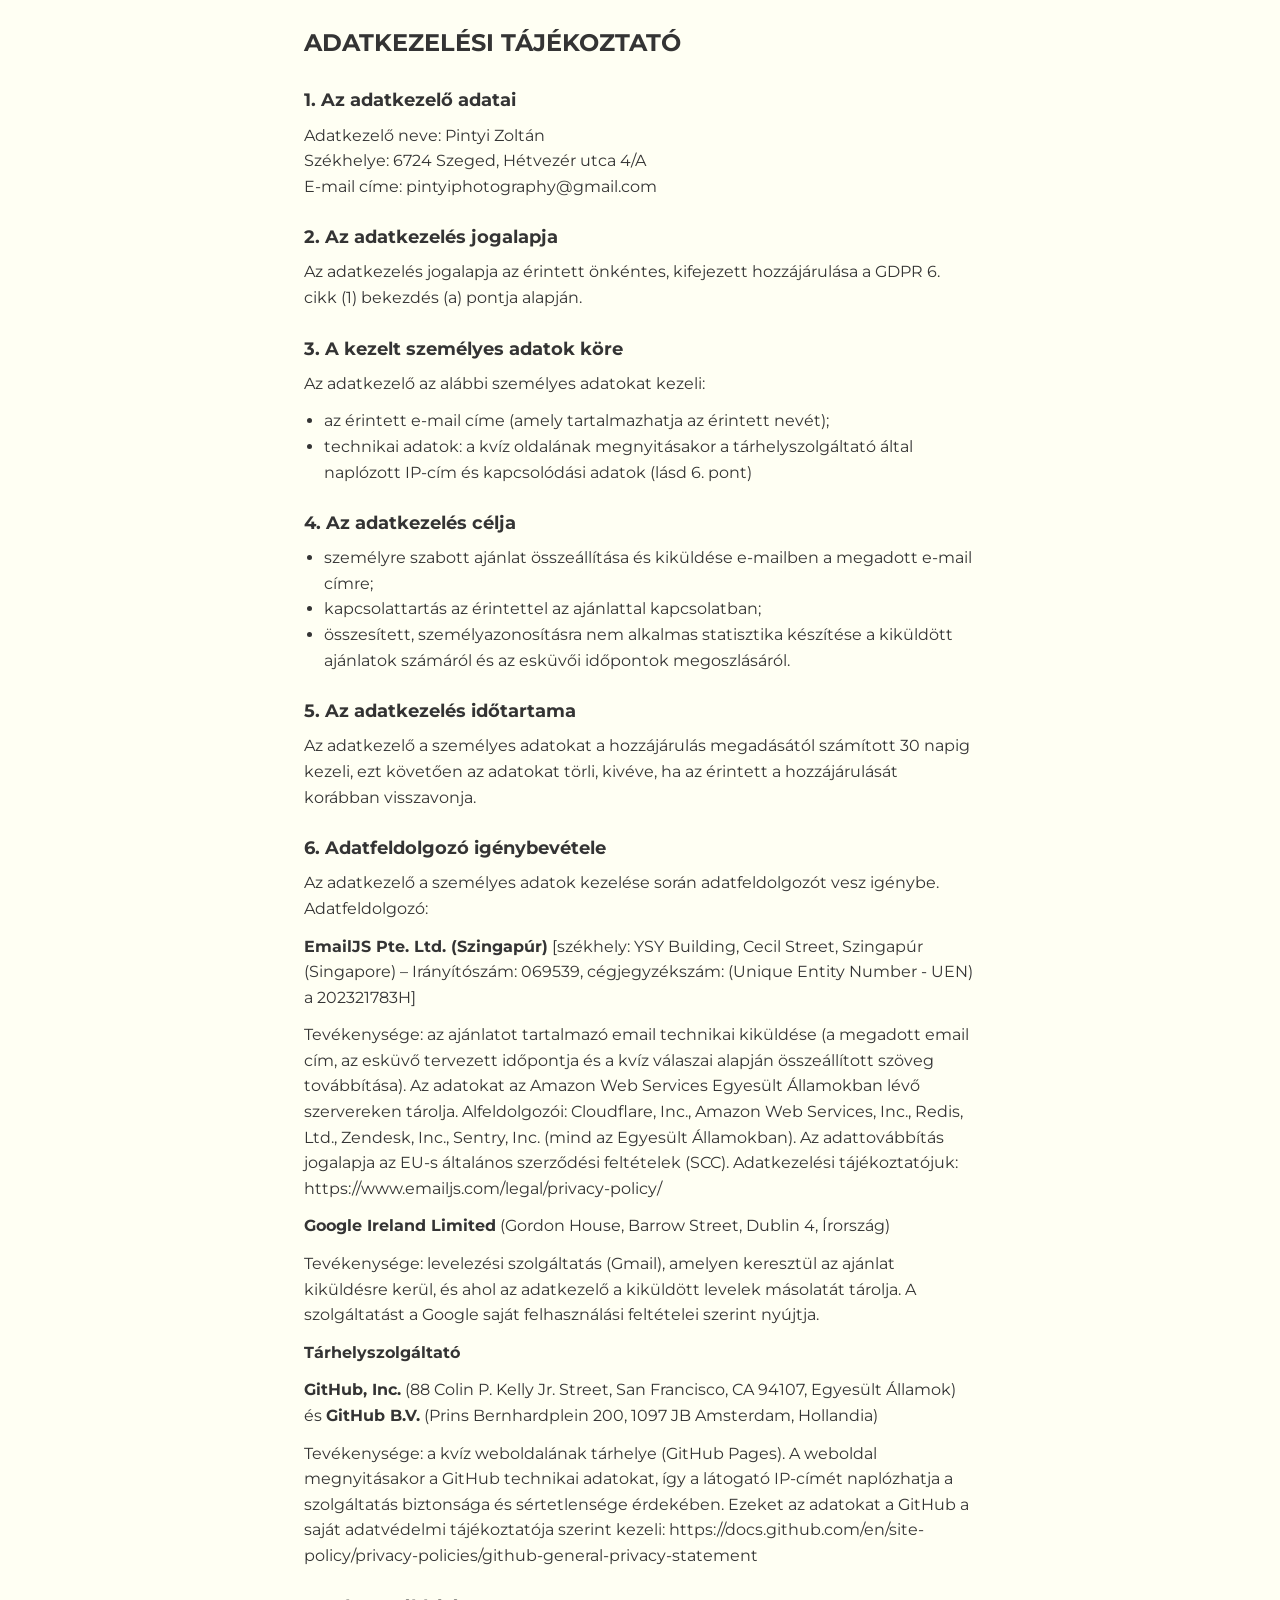
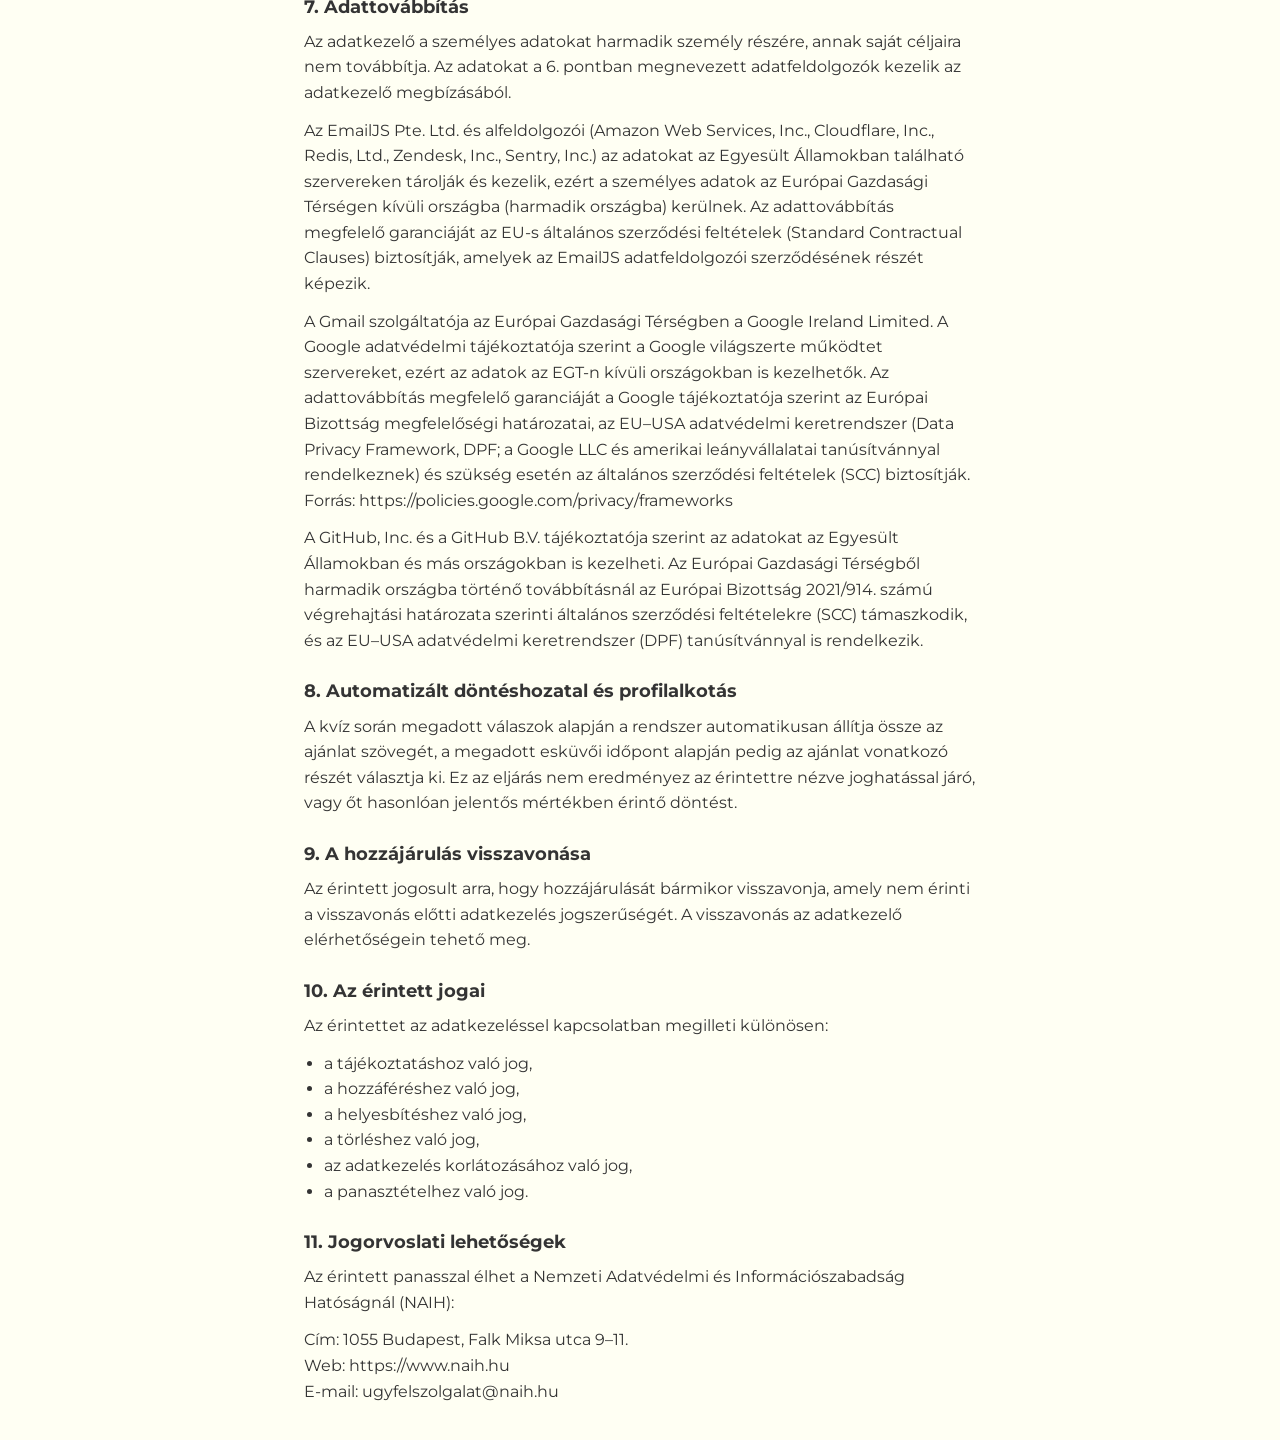
<file: adatkezeles.html>
<!DOCTYPE html>
<html lang="hu">

<head>
    <meta charset="UTF-8">
    <meta name="viewport" content="width=device-width, initial-scale=1.0">
    <meta name="format-detection" content="telephone=no, email=no, address=no">
    <title>Adatkezelési tájékoztató</title>
    <link rel="stylesheet" href="style.css">
</head>

<body class="dokumentum">
    <h1>ADATKEZELÉSI TÁJÉKOZTATÓ</h1>

    <h2>1. Az adatkezelő adatai</h2>
    <p>Adatkezelő neve: Pintyi Zoltán<br>
        Székhelye: 6724 Szeged, Hétvezér utca 4/A<br>
        E-mail címe: pintyiphotography@gmail.com</p>

    <h2>2. Az adatkezelés jogalapja</h2>
    <p>Az adatkezelés jogalapja az érintett önkéntes, kifejezett hozzájárulása a GDPR 6. cikk (1) bekezdés (a) pontja
        alapján.</p>

    <h2>3. A kezelt személyes adatok köre</h2>
    <p>Az adatkezelő az alábbi személyes adatokat kezeli:</p>
    <ul>
        <li>az érintett e-mail címe (amely tartalmazhatja az érintett nevét);</li>
        <li>technikai adatok: a kvíz oldalának megnyitásakor a tárhelyszolgáltató által naplózott IP-cím és kapcsolódási
            adatok (lásd 6. pont)</li>
    </ul>

    <h2>4. Az adatkezelés célja</h2>
    <ul>
        <li>személyre szabott ajánlat összeállítása és kiküldése e-mailben a megadott e-mail címre;</li>
        <li>kapcsolattartás az érintettel az ajánlattal kapcsolatban;</li>
        <li>összesített, személyazonosításra nem alkalmas statisztika készítése a kiküldött ajánlatok számáról és az
            esküvői időpontok megoszlásáról.</li>
    </ul>

    <h2>5. Az adatkezelés időtartama</h2>
    <p>Az adatkezelő a személyes adatokat a hozzájárulás megadásától számított 30 napig kezeli, ezt követően az
        adatokat törli, kivéve, ha az érintett a hozzájárulását korábban visszavonja.</p>

    <h2>6. Adatfeldolgozó igénybevétele</h2>
    <p>Az adatkezelő a személyes adatok kezelése során adatfeldolgozót vesz igénybe. Adatfeldolgozó:</p>

    <p><strong>EmailJS Pte. Ltd. (Szingapúr)</strong> [székhely: YSY Building, Cecil Street, Szingapúr (Singapore) –
        Irányítószám: 069539, cégjegyzékszám: (Unique Entity Number - UEN) a 202321783H]</p>
    <p>Tevékenysége: az ajánlatot tartalmazó email technikai kiküldése (a megadott email cím, az esküvő tervezett
        időpontja és a kvíz válaszai alapján összeállított szöveg továbbítása). Az adatokat az Amazon Web Services
        Egyesült Államokban lévő szervereken tárolja. Alfeldolgozói: Cloudflare, Inc., Amazon Web Services, Inc.,
        Redis, Ltd., Zendesk, Inc., Sentry, Inc. (mind az Egyesült Államokban). Az adattovábbítás jogalapja az EU-s
        általános szerződési feltételek (SCC). Adatkezelési tájékoztatójuk: https://www.emailjs.com/legal/privacy-policy/
    </p>

    <p><strong>Google Ireland Limited</strong> (Gordon House, Barrow Street, Dublin 4, Írország)</p>
    <p>Tevékenysége: levelezési szolgáltatás (Gmail), amelyen keresztül az ajánlat kiküldésre kerül, és ahol az
        adatkezelő a kiküldött levelek másolatát tárolja. A szolgáltatást a Google saját felhasználási feltételei
        szerint nyújtja.</p>

    <p><strong>Tárhelyszolgáltató</strong></p>
    <p><strong>GitHub, Inc.</strong> (88 Colin P. Kelly Jr. Street, San Francisco, CA 94107, Egyesült Államok) és
        <strong>GitHub B.V.</strong> (Prins Bernhardplein 200, 1097 JB Amsterdam, Hollandia)</p>
    <p>Tevékenysége: a kvíz weboldalának tárhelye (GitHub Pages). A weboldal megnyitásakor a GitHub technikai adatokat,
        így a látogató IP-címét naplózhatja a szolgáltatás biztonsága és sértetlensége érdekében. Ezeket az adatokat a
        GitHub a saját adatvédelmi tájékoztatója szerint kezeli:
        https://docs.github.com/en/site-policy/privacy-policies/github-general-privacy-statement</p>

    <h2>7. Adattovábbítás</h2>
    <p>Az adatkezelő a személyes adatokat harmadik személy részére, annak saját céljaira nem továbbítja. Az adatokat a
        6. pontban megnevezett adatfeldolgozók kezelik az adatkezelő megbízásából.</p>
    <p>Az EmailJS Pte. Ltd. és alfeldolgozói (Amazon Web Services, Inc., Cloudflare, Inc., Redis, Ltd., Zendesk, Inc.,
        Sentry, Inc.) az adatokat az Egyesült Államokban található szervereken tárolják és kezelik, ezért a személyes
        adatok az Európai Gazdasági Térségen kívüli országba (harmadik országba) kerülnek. Az adattovábbítás megfelelő
        garanciáját az EU-s általános szerződési feltételek (Standard Contractual Clauses) biztosítják, amelyek az
        EmailJS adatfeldolgozói szerződésének részét képezik.</p>
    <p>A Gmail szolgáltatója az Európai Gazdasági Térségben a Google Ireland Limited. A Google adatvédelmi tájékoztatója
        szerint a Google világszerte működtet szervereket, ezért az adatok az EGT-n kívüli országokban is kezelhetők. Az
        adattovábbítás megfelelő garanciáját a Google tájékoztatója szerint az Európai Bizottság megfelelőségi
        határozatai, az EU–USA adatvédelmi keretrendszer (Data Privacy Framework, DPF; a Google LLC és amerikai
        leányvállalatai tanúsítvánnyal rendelkeznek) és szükség esetén az általános szerződési feltételek (SCC)
        biztosítják. Forrás: https://policies.google.com/privacy/frameworks</p>
    <p>A GitHub, Inc. és a GitHub B.V. tájékoztatója szerint az adatokat az Egyesült Államokban és más országokban is
        kezelheti. Az Európai Gazdasági Térségből harmadik országba történő továbbításnál az Európai Bizottság
        2021/914. számú végrehajtási határozata szerinti általános szerződési feltételekre (SCC) támaszkodik, és az
        EU–USA adatvédelmi keretrendszer (DPF) tanúsítvánnyal is rendelkezik.</p>

    <h2>8. Automatizált döntéshozatal és profilalkotás</h2>
    <p>A kvíz során megadott válaszok alapján a rendszer automatikusan állítja össze az ajánlat szövegét, a megadott
        esküvői időpont alapján pedig az ajánlat vonatkozó részét választja ki. Ez az eljárás nem eredményez az
        érintettre nézve joghatással járó, vagy őt hasonlóan jelentős mértékben érintő döntést.</p>

    <h2>9. A hozzájárulás visszavonása</h2>
    <p>Az érintett jogosult arra, hogy hozzájárulását bármikor visszavonja, amely nem érinti a visszavonás előtti
        adatkezelés jogszerűségét. A visszavonás az adatkezelő elérhetőségein tehető meg.</p>

    <h2>10. Az érintett jogai</h2>
    <p>Az érintettet az adatkezeléssel kapcsolatban megilleti különösen:</p>
    <ul>
        <li>a tájékoztatáshoz való jog,</li>
        <li>a hozzáféréshez való jog,</li>
        <li>a helyesbítéshez való jog,</li>
        <li>a törléshez való jog,</li>
        <li>az adatkezelés korlátozásához való jog,</li>
        <li>a panasztételhez való jog.</li>
    </ul>

    <h2>11. Jogorvoslati lehetőségek</h2>
    <p>Az érintett panasszal élhet a Nemzeti Adatvédelmi és Információszabadság Hatóságnál (NAIH):</p>
    <p>Cím: 1055 Budapest, Falk Miksa utca 9–11.<br>
        Web: https://www.naih.hu<br>
        E-mail: ugyfelszolgalat@naih.hu</p>
</body>

</html>
</file>
<file: style.css>
/*CSS file*/

@font-face {
    font-family: 'Montserrat';
    src: url('fonts/Montserrat-VariableFont_wght.ttf') format('truetype');
    font-weight: 100 900;
    font-style: normal;
    font-display: swap;
}

* {
    box-sizing: border-box;
    margin: 0;
    padding: 0;
}

body {
    background-color: #FFFFF3;
    color: #343434;
    font-family: 'Montserrat', 'Segoe UI', Helvetica, Arial, sans-serif;
}

#keret {
    width: 100%;
    max-width: 1024px;
    min-height: calc(100vh - 2rem);
    min-height: calc(100dvh - 2rem);
    margin: 1rem auto;
    padding: 24px;
    position: relative;
    border: #343434 solid 2px;
    display: flex;
    flex-direction: column;
}

#fejlec {
    display: flex;
    align-items: center;
    gap: 24px;
}

#fejlec img {
    height: 4rem;
}

.vonal {
    height: 2px;
    flex: 1;
    background-color: #343434;
}

#progress-bar {
    display: flex;
    gap: 6px;
    margin: 12px 0;
}

#progress-bar span {
    flex: 1;
    height: 8px;
    border: 2px solid #343434;
    border-radius: 999px;
    transition: background-color 0.3s;
}

#progress-bar span.kesz {
    background-color: #343434;
}

#progress-bar.rejtett {
    visibility: hidden;
}

#oldal_0:not([hidden]) {
    display: flex;
    flex-direction: column;
    align-items: center;
    justify-content: center;
    text-align: center;
    gap: 16px;
}

#oldal_0 p {
    max-width: 520px;
}

#oldal_1:not([hidden]),
#oldal_2:not([hidden]),
#oldal_3:not([hidden]),
#oldal_4:not([hidden]) {
    display: flex;
    flex-wrap: wrap;
    justify-content: space-evenly;
    align-items: center;
    align-content: center;
    row-gap: 24px;
}

.instrukcio {
    width: 100%;
    text-align: center;
}

#oldal_5:not([hidden]) {
    display: flex;
    flex-direction: column;
    align-items: center;
    justify-content: center;
    gap: 16px;
}

#oldal_6:not([hidden]) {
    display: flex;
    flex-direction: column;
    align-items: center;
    text-align: center;
}

.oldal {
    flex: 1;
}

.oldal[hidden] {
    display: none;
}

.album-racs {
    display: grid;
    grid-template-columns: repeat(2, 1fr);
    gap: 16px;
    width: 100%;
    max-width: 620px;
    margin: auto;
}

.album-racs img {
    width: 100%;
    aspect-ratio: 3 / 2;
    object-fit: cover;
    display: block;
    border: 8px solid #fff;
    border-bottom-width: 28px;
    box-shadow: 0 6px 16px rgba(0, 0, 0, 0.18);
}

.album-racs img:nth-child(odd) {
    transform: rotate(-1.5deg);
}

.album-racs img:nth-child(even) {
    transform: rotate(1.2deg);
}

.kep-gomb {
    border: 0 solid #fff;
    background: none;
    padding: 0;
    height: 300px;
    width: 450px;
    overflow: hidden;
    transition: border-width 0.3s, transform 0.3s, box-shadow 0.3s;
}

.kep-gomb img {
    width: 100%;
    height: 100%;
    object-fit: cover;
}

.kep-gomb.kivalasztva {
    border-width: 12px 12px 40px 12px;
    transform: rotate(-1.5deg);
    box-shadow: 0 8px 20px rgba(0, 0, 0, 0.2);
}

.valaszto-csoport {
    display: flex;
    flex-wrap: wrap;
    justify-content: center;
    gap: 8px;
    border: 0;
}

.valaszto-csoport legend {
    width: 100%;
    text-align: center;
    margin-bottom: 8px;
}

.valaszto-csoport input {
    position: absolute;
    opacity: 0;
}

.valaszto-csoport label {
    display: inline-flex;
    align-items: center;
    min-height: 44px;
    padding: 0 20px;
    border: 2px solid #343434;
    border-radius: 999px;
    cursor: pointer;
    transition: background-color 0.2s, color 0.2s;
}

.valaszto-csoport input:checked + label {
    background-color: #343434;
    color: #FFFFF3;
}

.valaszto-csoport input:disabled + label {
    opacity: 0.35;
    cursor: not-allowed;
}

.valaszto-csoport input:focus-visible + label {
    outline: 3px solid #343434;
    outline-offset: 2px;
}

#email {
    font: inherit;
    width: min(100%, 400px);
    min-height: 44px;
    padding: 0 12px;
    background: #fff;
    border: 2px solid #343434;
    border-radius: 8px;
}

.hiba {
    color: #9B2C2C;
    font-size: 0.9rem;
}

.gomb {
    font: inherit;
    min-height: 48px;
    padding: 0 32px;
    background-color: #343434;
    color: #FFFFF3;
    border: 2px solid #343434;
    border-radius: 999px;
    cursor: pointer;
}

.gomb:disabled {
    opacity: 0.35;
    cursor: not-allowed;
}

.kilepes {
    font: inherit;
    font-size: 2rem;
    font-weight: 600;
    line-height: 1;
    width: 50px;
    height: 50px;
    background: none;
    color: #343434;
    border: none;
    cursor: pointer;
}

body.dokumentum { padding: 24px; max-width: 720px; margin: 0 auto; line-height: 1.6; }
.dokumentum h1 { font-size: 1.5rem; margin-bottom: 16px; }
.dokumentum h2 { font-size: 1.1rem; margin: 24px 0 8px; }
.dokumentum p, .dokumentum ul { margin-bottom: 12px; overflow-wrap: anywhere; }
.dokumentum ul { padding-left: 20px; }
</file>
